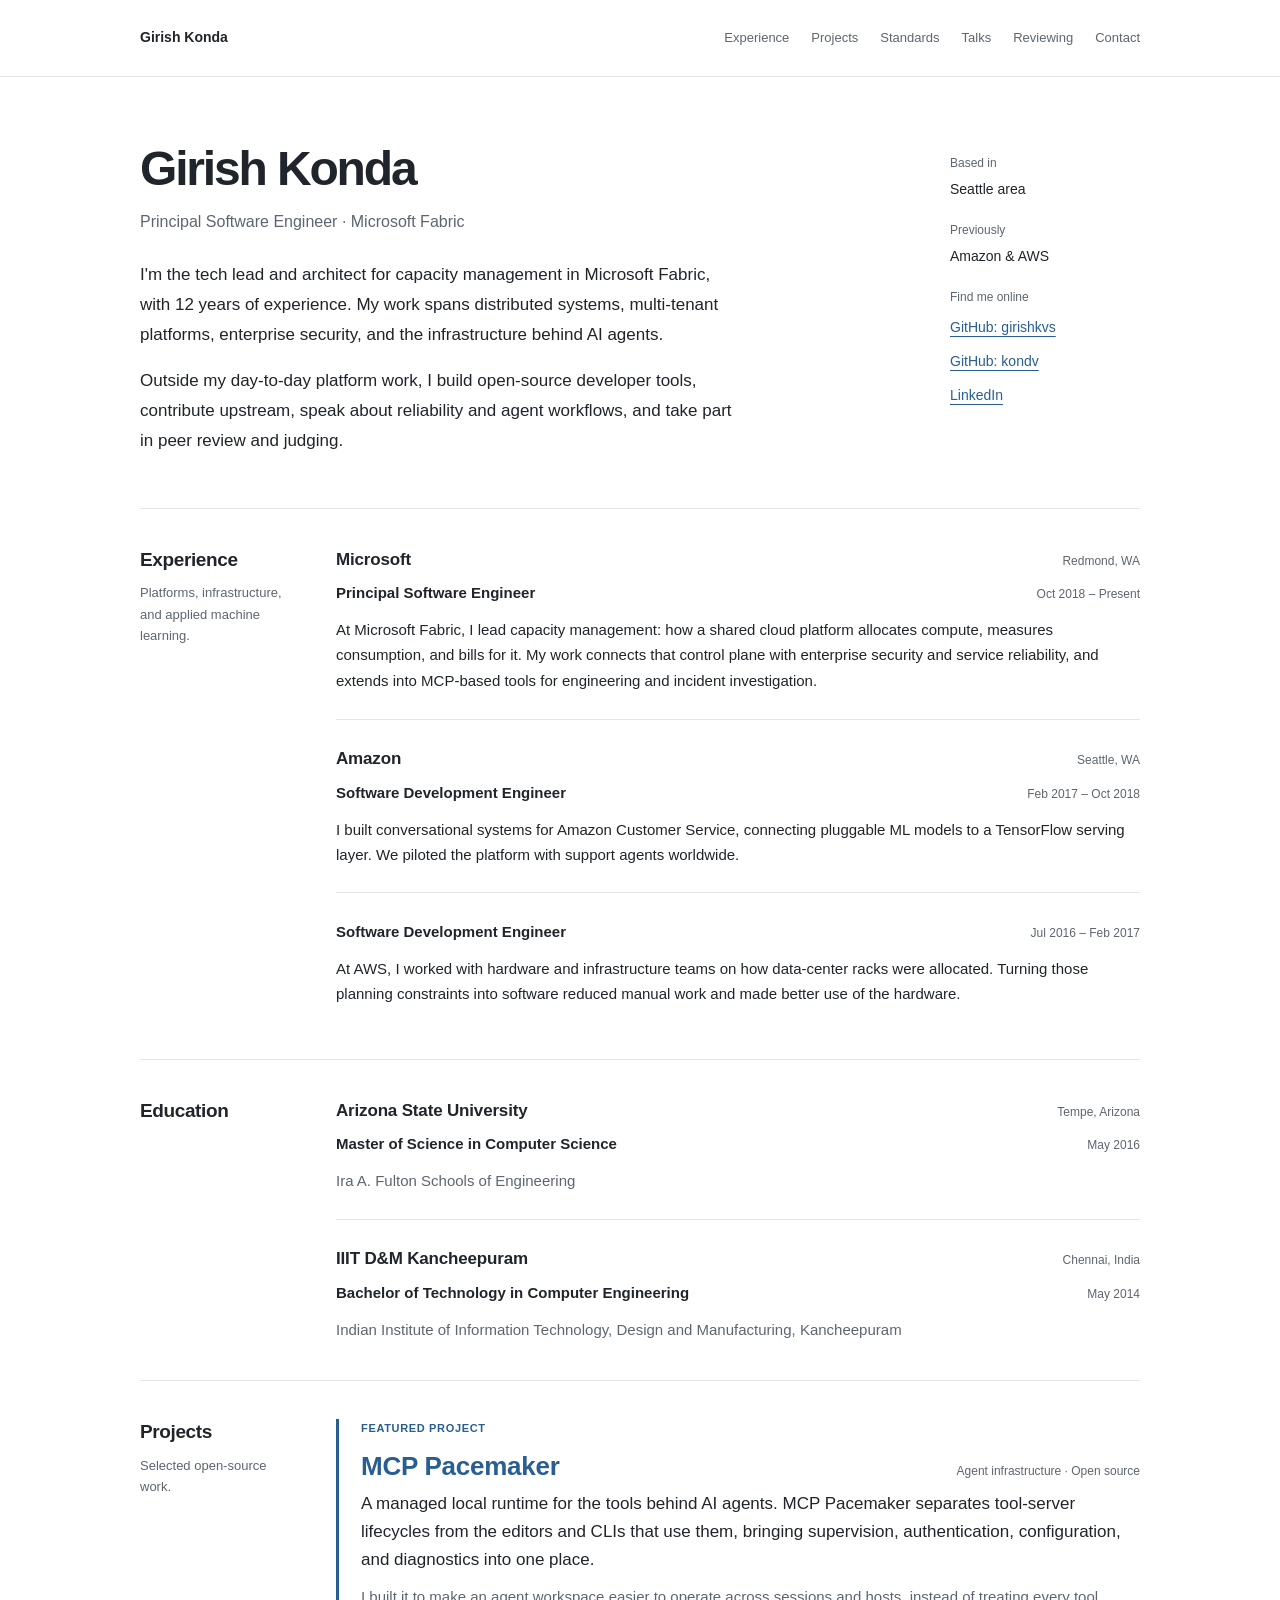
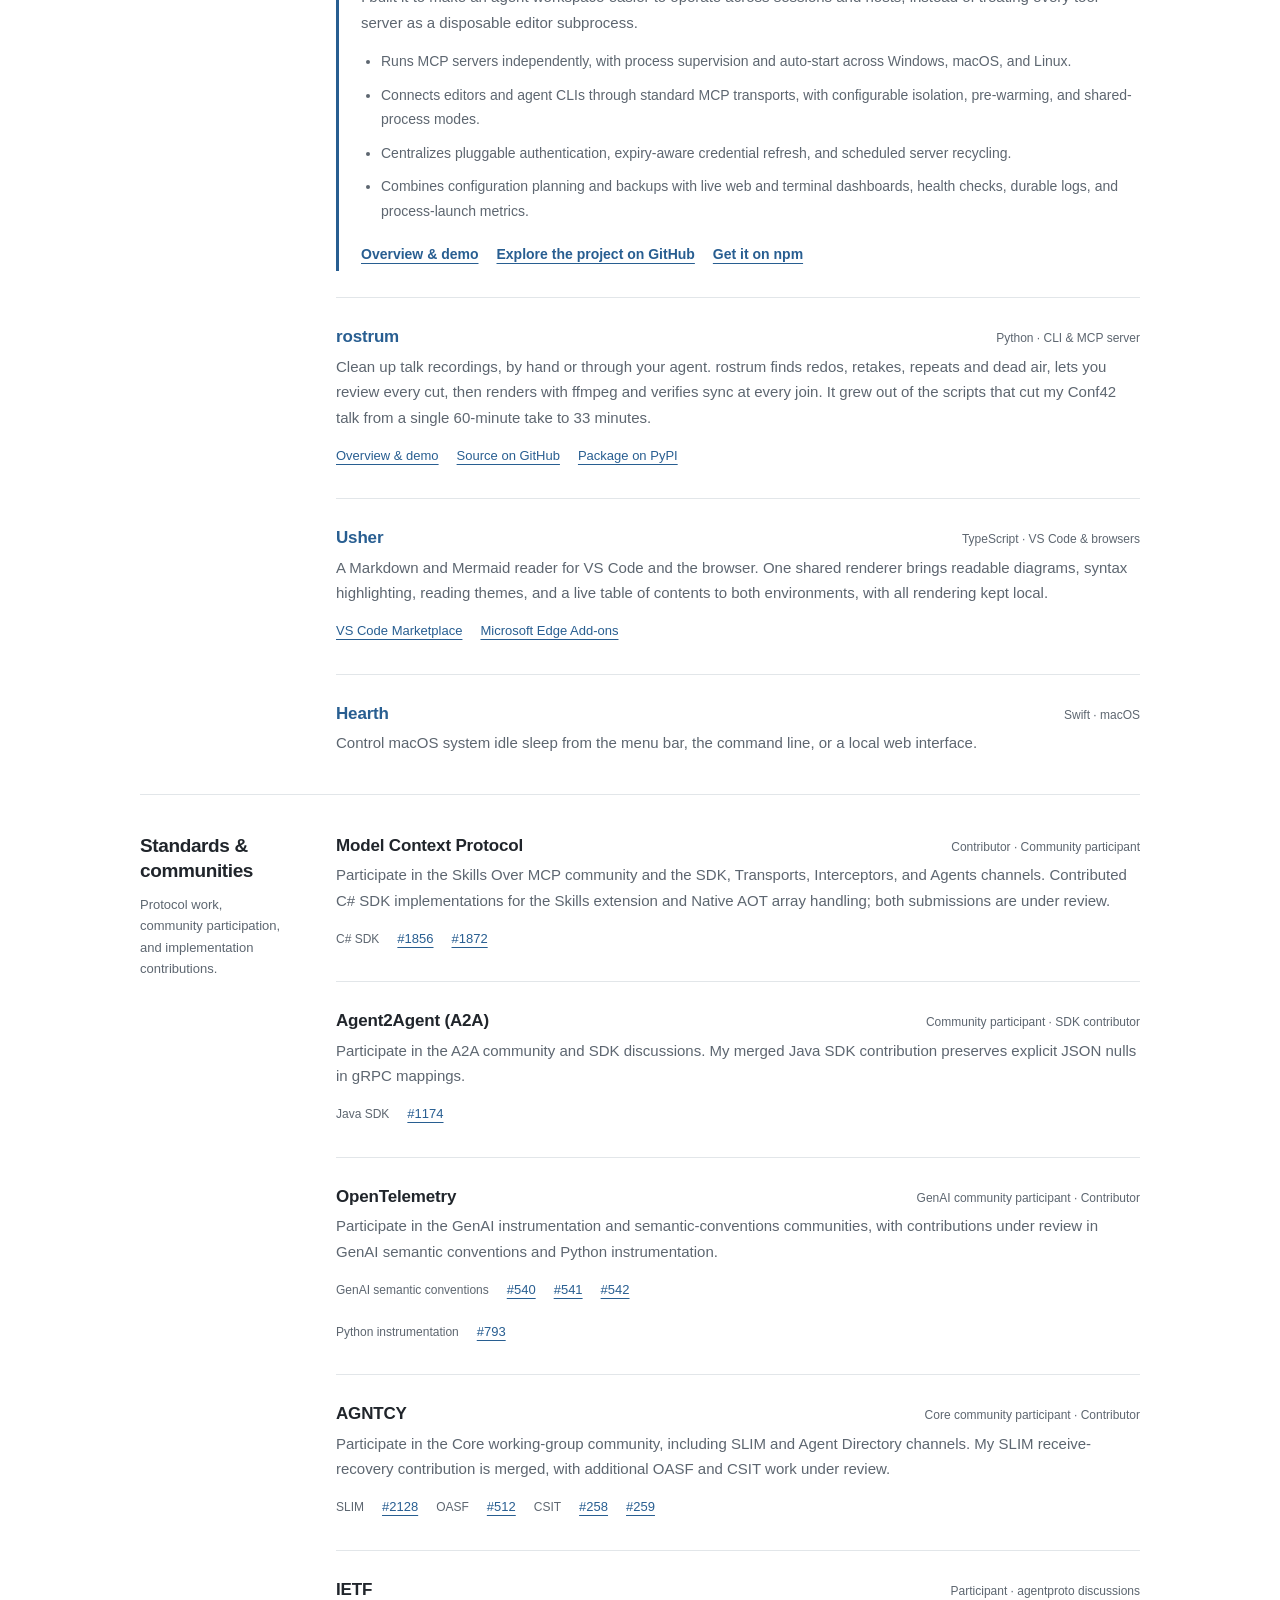
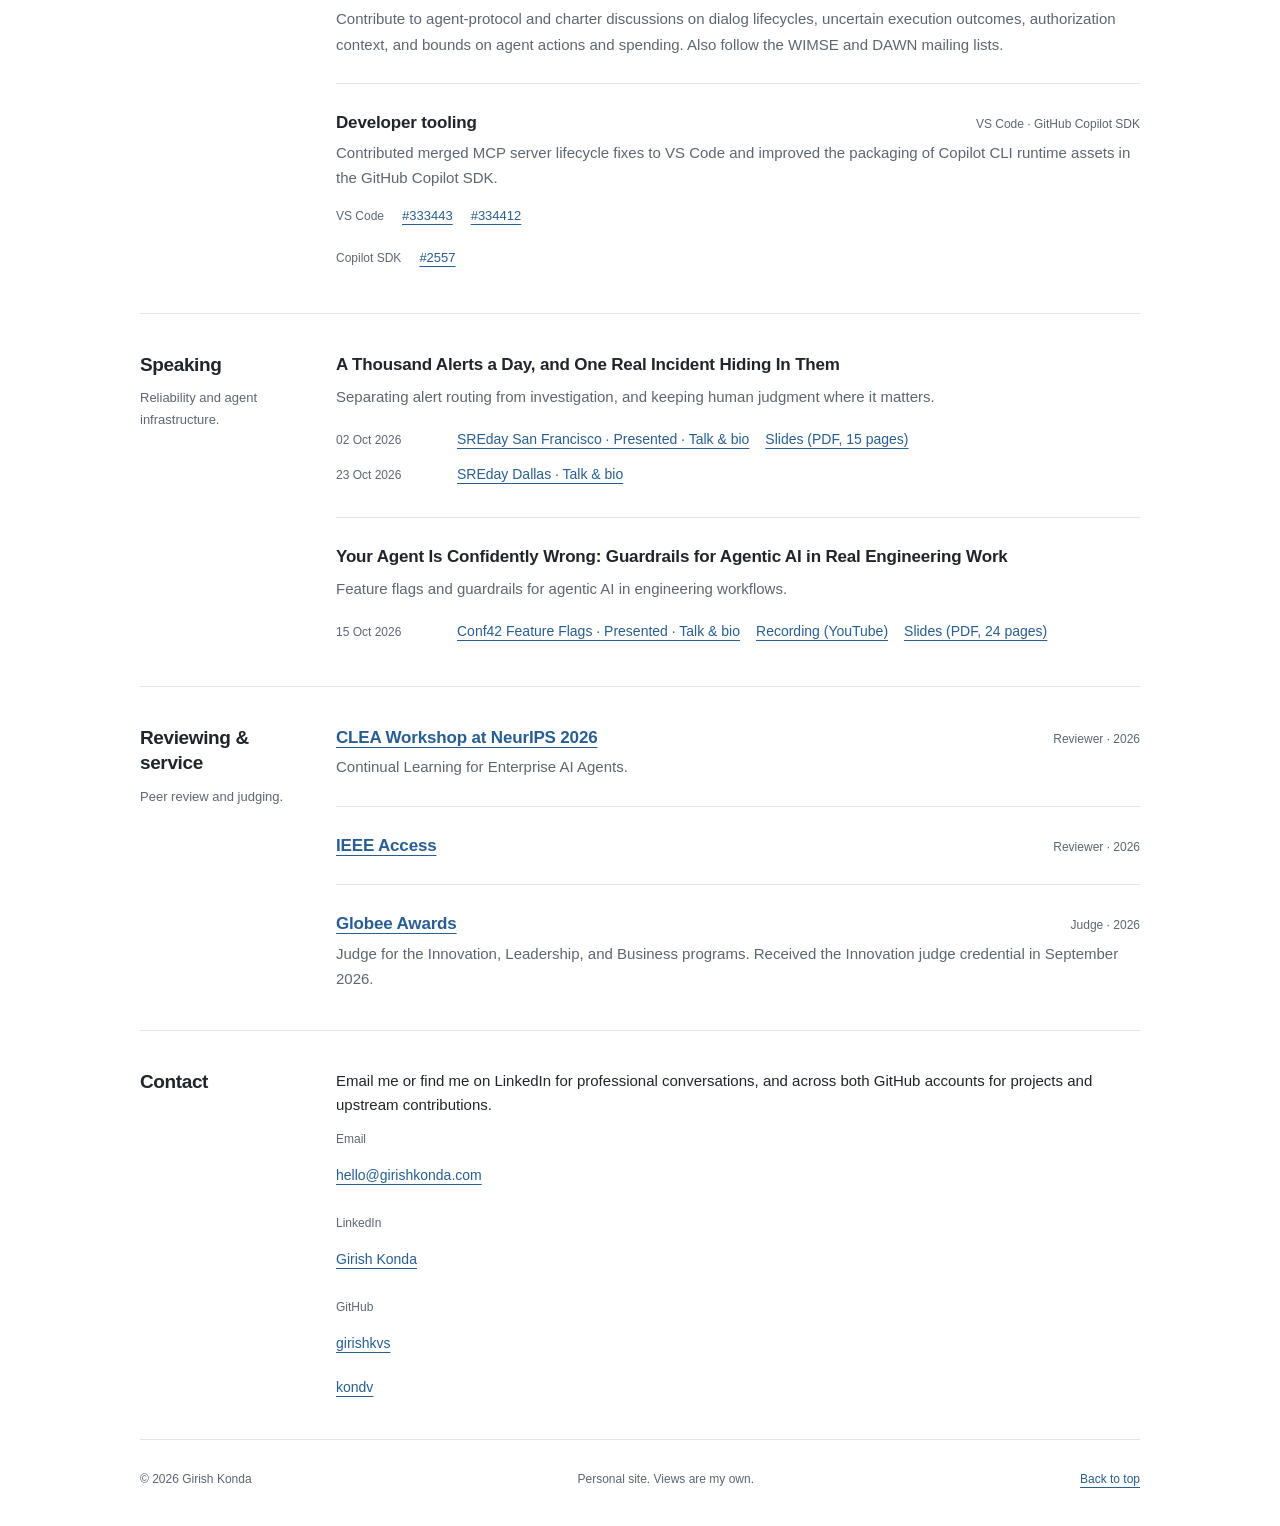
<file: index.html>
<!doctype html>
<html lang="en">
  <head>
    <meta charset="utf-8">
    <meta name="viewport" content="width=device-width, initial-scale=1">
    <meta name="color-scheme" content="light">
    <meta name="theme-color" content="#ffffff">
    <title>Girish Konda | Distributed Systems &amp; Agent Infrastructure</title>
    <meta name="description" content="Girish Konda is a Principal Software Engineer at Microsoft Fabric. Distributed systems, capacity management, reliable agent infrastructure, and open-source tools.">
    <link rel="canonical" href="https://girishkonda.com/">
    <link rel="icon" href="./favicon.svg" type="image/svg+xml">
    <link rel="stylesheet" href="./styles.css">
    <meta property="og:type" content="website">
    <meta property="og:title" content="Girish Konda | Distributed Systems &amp; Agent Infrastructure">
    <meta property="og:description" content="Principal Software Engineer at Microsoft Fabric. Experience, open-source projects, speaking, and community contributions.">
    <meta property="og:url" content="https://girishkonda.com/">
    <meta name="twitter:card" content="summary">
    <script type="application/ld+json">
      {
        "@context": "https://schema.org",
        "@type": "ProfilePage",
        "@id": "https://girishkonda.com/#profile",
        "url": "https://girishkonda.com/",
        "name": "Girish Konda",
        "mainEntity": {
          "@type": "Person",
          "@id": "https://girishkonda.com/#person",
          "name": "Girish Konda",
          "url": "https://girishkonda.com/",
          "jobTitle": "Principal Software Engineer",
          "worksFor": {
            "@type": "Organization",
            "name": "Microsoft"
          },
          "sameAs": [
            "https://github.com/girishkvs",
            "https://github.com/kondv",
            "https://www.linkedin.com/in/venkatasaigirishkonda/"
          ]
        }
      }
    </script>
  </head>
  <body id="top">
    <a class="skip-link" href="#main">Skip to content</a>

    <header class="site-header">
      <div class="page-shell header-inner">
        <a class="brand" href="#about">Girish Konda</a>
        <nav class="site-nav" aria-label="Main navigation">
          <a href="#experience">Experience</a>
          <a href="#work">Projects</a>
          <a href="#standards">Standards</a>
          <a href="#talks">Talks</a>
          <a href="#service">Reviewing</a>
          <a href="#contact">Contact</a>
        </nav>
      </div>
    </header>

    <main class="page-shell" id="main">
      <section class="intro" id="about" aria-labelledby="page-title">
        <div class="intro-copy">
          <h1 id="page-title">Girish Konda</h1>
          <p class="intro-role">Principal Software Engineer &middot; Microsoft Fabric</p>
          <p>
            I'm the tech lead and architect for capacity management in Microsoft
            Fabric, with 12 years of experience. My work spans distributed systems,
            multi-tenant platforms, enterprise security, and the infrastructure
            behind AI agents.
          </p>
          <p>
            Outside my day-to-day platform work, I build open-source developer
            tools, contribute upstream, speak about reliability and agent
            workflows, and take part in peer review and judging.
          </p>
        </div>
        <aside class="profile-details" aria-label="Profile details and links">
          <dl>
            <div><dt>Based in</dt><dd>Seattle area</dd></div>
            <div><dt>Previously</dt><dd>Amazon &amp; AWS</dd></div>
            <div>
              <dt>Find me online</dt>
              <dd class="profile-links">
                <a href="https://github.com/girishkvs">GitHub: girishkvs</a>
                <a href="https://github.com/kondv">GitHub: kondv</a>
                <a href="https://www.linkedin.com/in/venkatasaigirishkonda/">LinkedIn</a>
              </dd>
            </div>
          </dl>
        </aside>
      </section>

      <section class="profile-section" id="experience" aria-labelledby="experience-title">
        <div class="section-label">
          <h2 id="experience-title">Experience</h2>
          <p>Platforms, infrastructure, and applied machine learning.</p>
        </div>
        <div class="section-content">
          <article class="record employment-record">
            <div class="record-heading">
              <h3>Microsoft</h3>
              <span class="record-meta">Redmond, WA</span>
            </div>
            <div class="employment-position">
              <div class="position-heading">
                <h4>Principal Software Engineer</h4>
                <p class="record-period"><time datetime="2018-10">Oct 2018</time> &ndash; Present</p>
              </div>
              <p class="position-summary">
                At Microsoft Fabric, I lead capacity management: how a shared
                cloud platform allocates compute, measures consumption, and
                bills for it. My work connects that control plane with enterprise
                security and service reliability, and extends into MCP-based
                tools for engineering and incident investigation.
              </p>
            </div>
          </article>
          <article class="record employment-record">
            <div class="record-heading">
              <h3>Amazon</h3>
              <span class="record-meta">Seattle, WA</span>
            </div>
            <div class="employment-position">
              <div class="position-heading">
                <h4>Software Development Engineer</h4>
                <p class="record-period"><time datetime="2017-02">Feb 2017</time> &ndash; <time datetime="2018-10">Oct 2018</time></p>
              </div>
              <p class="position-summary">
                I built conversational systems for Amazon Customer Service,
                connecting pluggable ML models to a TensorFlow serving layer.
                We piloted the platform with support agents worldwide.
              </p>
            </div>
            <div class="employment-position">
              <div class="position-heading">
                <h4>Software Development Engineer</h4>
                <p class="record-period"><time datetime="2016-07">Jul 2016</time> &ndash; <time datetime="2017-02">Feb 2017</time></p>
              </div>
              <p class="position-summary">
                At AWS, I worked with hardware and infrastructure teams on how
                data-center racks were allocated. Turning those planning
                constraints into software reduced manual work and made better
                use of the hardware.
              </p>
            </div>
          </article>
        </div>
      </section>

      <section class="profile-section" id="education" aria-labelledby="education-title">
        <div class="section-label">
          <h2 id="education-title">Education</h2>
        </div>
        <div class="section-content">
          <article class="record education-record">
            <div class="record-heading">
              <h3>Arizona State University</h3>
              <span class="record-meta">Tempe, Arizona</span>
            </div>
            <div class="position-heading">
              <h4>Master of Science in Computer Science</h4>
              <p class="record-period"><time datetime="2016-05">May 2016</time></p>
            </div>
            <p>Ira A. Fulton Schools of Engineering</p>
          </article>
          <article class="record education-record">
            <div class="record-heading">
              <h3>IIIT D&amp;M Kancheepuram</h3>
              <span class="record-meta">Chennai, India</span>
            </div>
            <div class="position-heading">
              <h4>Bachelor of Technology in Computer Engineering</h4>
              <p class="record-period"><time datetime="2014-05">May 2014</time></p>
            </div>
            <p>Indian Institute of Information Technology, Design and Manufacturing, Kancheepuram</p>
          </article>
        </div>
      </section>

      <section class="profile-section" id="work" aria-labelledby="work-title">
        <div class="section-label">
          <h2 id="work-title">Projects</h2>
          <p>Selected open-source work.</p>
        </div>
        <div class="section-content">
          <article class="record project-record project-featured">
            <p class="project-kicker">Featured project</p>
            <div class="record-heading">
              <h3><a href="/projects/mcp-pacemaker/">MCP Pacemaker</a></h3>
              <span class="record-meta">Agent infrastructure &middot; Open source</span>
            </div>
            <p class="project-lead">
              A managed local runtime for the tools behind AI agents.
              MCP Pacemaker separates tool-server lifecycles from the editors
              and CLIs that use them, bringing supervision, authentication,
              configuration, and diagnostics into one place.
            </p>
            <p>
              I built it to make an agent workspace easier to operate across
              sessions and hosts, instead of treating every tool server as a
              disposable editor subprocess.
            </p>
            <ul class="detail-list">
              <li>Runs MCP servers independently, with process supervision and auto-start across Windows, macOS, and Linux.</li>
              <li>Connects editors and agent CLIs through standard MCP transports, with configurable isolation, pre-warming, and shared-process modes.</li>
              <li>Centralizes pluggable authentication, expiry-aware credential refresh, and scheduled server recycling.</li>
              <li>Combines configuration planning and backups with live web and terminal dashboards, health checks, durable logs, and process-launch metrics.</li>
            </ul>
            <p class="record-links project-featured-links">
              <a href="/projects/mcp-pacemaker/">Overview &amp; demo</a>
              <a href="https://github.com/girishkvs/mcp-pacemaker">Explore the project on GitHub</a>
              <a href="https://www.npmjs.com/package/mcp-pacemaker">Get it on npm</a>
            </p>
          </article>
          <article class="record project-record">
            <div class="record-heading">
              <h3><a href="/projects/rostrum/">rostrum</a></h3>
              <span class="record-meta">Python &middot; CLI &amp; MCP server</span>
            </div>
            <p>Clean up talk recordings, by hand or through your agent. rostrum finds redos, retakes, repeats and dead air, lets you review every cut, then renders with ffmpeg and verifies sync at every join. It grew out of the scripts that cut my Conf42 talk from a single 60-minute take to 33 minutes.</p>
            <p class="record-links">
              <a href="/projects/rostrum/">Overview &amp; demo</a>
              <a href="https://github.com/girishkvs/rostrum">Source on GitHub</a>
              <a href="https://pypi.org/project/rostrum/">Package on PyPI</a>
            </p>
          </article>
          <article class="record project-record">
            <div class="record-heading">
              <h3><a href="https://github.com/girishkvs/usher">Usher</a></h3>
              <span class="record-meta">TypeScript &middot; VS Code &amp; browsers</span>
            </div>
            <p>A Markdown and Mermaid reader for VS Code and the browser. One shared renderer brings readable diagrams, syntax highlighting, reading themes, and a live table of contents to both environments, with all rendering kept local.</p>
            <p class="record-links">
              <a href="https://marketplace.visualstudio.com/items?itemName=girishkvs.usher">VS Code Marketplace</a>
              <a href="https://microsoftedge.microsoft.com/addons/detail/aeepoobopfolppmebnhihgogcplnfjhe">Microsoft Edge Add-ons</a>
            </p>
          </article>
          <article class="record project-record">
            <div class="record-heading">
              <h3><a href="https://github.com/girishkvs/hearth">Hearth</a></h3>
              <span class="record-meta">Swift &middot; macOS</span>
            </div>
            <p>Control macOS system idle sleep from the menu bar, the command line, or a local web interface.</p>
          </article>
        </div>
      </section>

      <section class="profile-section" id="standards" aria-labelledby="standards-title">
        <div class="section-label">
          <h2 id="standards-title">Standards &amp; communities</h2>
          <p>Protocol work, community participation, and implementation contributions.</p>
        </div>
        <div class="section-content">
          <article class="record">
            <div class="record-heading">
              <h3>Model Context Protocol</h3>
              <span class="record-meta">Contributor &middot; Community participant</span>
            </div>
            <p>
              Participate in the Skills Over MCP community and the SDK,
              Transports, Interceptors, and Agents channels. Contributed C# SDK
              implementations for the Skills extension and Native AOT array
              handling; both submissions are under review.
            </p>
            <p class="record-links">
              <span class="link-label">C# SDK</span>
              <a href="https://github.com/modelcontextprotocol/csharp-sdk/pull/1856" aria-label="MCP C# SDK pull request 1856: Skills extension">#1856</a>
              <a href="https://github.com/modelcontextprotocol/csharp-sdk/pull/1872" aria-label="MCP C# SDK pull request 1872: Native AOT arrays">#1872</a>
            </p>
          </article>
          <article class="record">
            <div class="record-heading">
              <h3>Agent2Agent (A2A)</h3>
              <span class="record-meta">Community participant &middot; SDK contributor</span>
            </div>
            <p>Participate in the A2A community and SDK discussions. My merged Java SDK contribution preserves explicit JSON nulls in gRPC mappings.</p>
            <p class="record-links">
              <span class="link-label">Java SDK</span>
              <a href="https://github.com/a2aproject/a2a-java/pull/1174" aria-label="A2A Java SDK pull request 1174: preserve explicit JSON nulls">#1174</a>
            </p>
          </article>
          <article class="record">
            <div class="record-heading">
              <h3>OpenTelemetry</h3>
              <span class="record-meta">GenAI community participant &middot; Contributor</span>
            </div>
            <p>Participate in the GenAI instrumentation and semantic-conventions communities, with contributions under review in GenAI semantic conventions and Python instrumentation.</p>
            <p class="record-links">
              <span class="link-label">GenAI semantic conventions</span>
              <a href="https://github.com/open-telemetry/semantic-conventions-genai/pull/540" aria-label="OpenTelemetry GenAI semantic conventions pull request 540">#540</a>
              <a href="https://github.com/open-telemetry/semantic-conventions-genai/pull/541" aria-label="OpenTelemetry GenAI semantic conventions pull request 541">#541</a>
              <a href="https://github.com/open-telemetry/semantic-conventions-genai/pull/542" aria-label="OpenTelemetry GenAI semantic conventions pull request 542">#542</a>
            </p>
            <p class="record-links">
              <span class="link-label">Python instrumentation</span>
              <a href="https://github.com/open-telemetry/opentelemetry-python-genai/pull/793" aria-label="OpenTelemetry Python GenAI instrumentation pull request 793">#793</a>
            </p>
          </article>
          <article class="record">
            <div class="record-heading">
              <h3>AGNTCY</h3>
              <span class="record-meta">Core community participant &middot; Contributor</span>
            </div>
            <p>Participate in the Core working-group community, including SLIM and Agent Directory channels. My SLIM receive-recovery contribution is merged, with additional OASF and CSIT work under review.</p>
            <p class="record-links">
              <span class="link-label">SLIM</span>
              <a href="https://github.com/agntcy/slim/pull/2128" aria-label="AGNTCY SLIM pull request 2128: receive recovery">#2128</a>
              <span class="link-label">OASF</span>
              <a href="https://github.com/agntcy/oasf/pull/512" aria-label="AGNTCY OASF pull request 512">#512</a>
              <span class="link-label">CSIT</span>
              <a href="https://github.com/agntcy/csit/pull/258" aria-label="AGNTCY CSIT pull request 258">#258</a>
              <a href="https://github.com/agntcy/csit/pull/259" aria-label="AGNTCY CSIT pull request 259">#259</a>
            </p>
          </article>
          <article class="record">
            <div class="record-heading">
              <h3>IETF</h3>
              <span class="record-meta">Participant &middot; agentproto discussions</span>
            </div>
            <p>Contribute to agent-protocol and charter discussions on dialog lifecycles, uncertain execution outcomes, authorization context, and bounds on agent actions and spending. Also follow the WIMSE and DAWN mailing lists.</p>
          </article>
          <article class="record" id="contributions">
            <div class="record-heading">
              <h3>Developer tooling</h3>
              <span class="record-meta">VS Code &middot; GitHub Copilot SDK</span>
            </div>
            <p>Contributed merged MCP server lifecycle fixes to VS Code and improved the packaging of Copilot CLI runtime assets in the GitHub Copilot SDK.</p>
            <p class="record-links">
              <span class="link-label">VS Code</span>
              <a href="https://github.com/microsoft/vscode/pull/333443" aria-label="VS Code pull request 333443: avoid stopping equivalent MCP servers">#333443</a>
              <a href="https://github.com/microsoft/vscode/pull/334412" aria-label="VS Code pull request 334412: resolve MCP lifecycle IDs">#334412</a>
            </p>
            <p class="record-links">
              <span class="link-label">Copilot SDK</span>
              <a href="https://github.com/github/copilot-sdk/pull/2557" aria-label="GitHub Copilot SDK pull request 2557: package CLI runtime assets">#2557</a>
            </p>
          </article>
        </div>
      </section>

      <section class="profile-section" id="talks" aria-labelledby="talks-title">
        <div class="section-label">
          <h2 id="talks-title">Speaking</h2>
          <p>Reliability and agent infrastructure.</p>
        </div>
        <div class="section-content">
          <article class="record">
            <h3>A Thousand Alerts a Day, and One Real Incident Hiding In Them</h3>
            <p>Separating alert routing from investigation, and keeping human judgment where it matters.</p>
            <ul class="event-list" aria-label="Confirmed SREday appearances">
              <li id="sreday-sf-2026-10-02">
                <time datetime="2026-10-02">02 Oct 2026</time>
                <div class="event-links">
                  <a href="https://sreday.com/2026-san-francisco-q4/Girish_Konda_Microsoft_A_Thousand_Alerts_a_Day__and_One_Real_Incident_Hiding_In_Them.html#speakers-section">SREday San Francisco &middot; Presented &middot; Talk &amp; bio</a>
                  <a href="/talks/sreday-san-francisco-2026-10-02.pdf" type="application/pdf">Slides (PDF, 15 pages)</a>
                </div>
              </li>
              <li><time datetime="2026-10-23">23 Oct 2026</time><a href="https://sreday.com/2026-dallas-q4/Girish_Konda_Microsoft_A_Thousand_Alerts_a_Day__and_One_Real_Incident_Hiding_In_Them.html#speakers-section">SREday Dallas &middot; Talk &amp; bio</a></li>
            </ul>
          </article>
          <article class="record">
            <h3>Your Agent Is Confidently Wrong: Guardrails for Agentic AI in Real Engineering Work</h3>
            <p>Feature flags and guardrails for agentic AI in engineering workflows.</p>
            <ul class="event-list" aria-label="Confirmed Conf42 appearance">
              <li id="conf42-ff-2026-10-15">
                <time datetime="2026-10-15">15 Oct 2026</time>
                <div class="event-links">
                  <a href="https://www.conf42.com/Feature_Flags_2026_Girish_Konda_agent_guardrails_ai">Conf42 Feature Flags &middot; Presented &middot; Talk &amp; bio</a>
                  <a href="https://www.youtube.com/watch?v=9VbGcnTuUCk">Recording (YouTube)</a>
                  <a href="/talks/conf42-feature-flags-2026-10-15.pdf" type="application/pdf">Slides (PDF, 24 pages)</a>
                </div>
              </li>
            </ul>
          </article>
        </div>
      </section>

      <section class="profile-section" id="service" aria-labelledby="service-title">
        <div class="section-label">
          <h2 id="service-title">Reviewing &amp; service</h2>
          <p>Peer review and judging.</p>
        </div>
        <div class="section-content">
          <article class="record">
            <div class="record-heading">
              <h3><a href="https://clea-neurips.github.io/">CLEA Workshop at NeurIPS 2026</a></h3>
              <span class="record-meta">Reviewer &middot; 2026</span>
            </div>
            <p>Continual Learning for Enterprise AI Agents.</p>
          </article>
          <article class="record">
            <div class="record-heading">
              <h3><a href="https://ieeeaccess.ieee.org/">IEEE Access</a></h3>
              <span class="record-meta">Reviewer &middot; 2026</span>
            </div>
          </article>
          <article class="record">
            <div class="record-heading">
              <h3><a href="https://globeeawards.com/">Globee Awards</a></h3>
              <span class="record-meta">Judge &middot; 2026</span>
            </div>
            <p>Judge for the Innovation, Leadership, and Business programs. Received the Innovation judge credential in September 2026.</p>
          </article>
        </div>
      </section>

      <section class="profile-section contact-section" id="contact" aria-labelledby="contact-title">
        <div class="section-label">
          <h2 id="contact-title">Contact</h2>
        </div>
        <div class="section-content">
          <p>Email me or find me on LinkedIn for professional conversations, and across both GitHub accounts for projects and upstream contributions.</p>
          <dl class="contact-links">
            <div class="contact-group">
              <dt>Email</dt>
              <dd><a href="mailto:hello@girishkonda.com">hello@girishkonda.com</a></dd>
            </div>
            <div class="contact-group">
              <dt>LinkedIn</dt>
              <dd><a href="https://www.linkedin.com/in/venkatasaigirishkonda/" aria-label="Girish Konda on LinkedIn">Girish Konda</a></dd>
            </div>
            <div class="contact-group">
              <dt>GitHub</dt>
              <dd>
                <a href="https://github.com/girishkvs" aria-label="GitHub: girishkvs">girishkvs</a>
                <a href="https://github.com/kondv" aria-label="GitHub: kondv">kondv</a>
              </dd>
            </div>
          </dl>
        </div>
      </section>
    </main>

    <footer class="site-footer page-shell">
      <span>&copy; 2026 Girish Konda</span>
      <p>Personal site. Views are my own.</p>
      <a href="#top">Back to top</a>
    </footer>
    <script
      type="module"
      src="https://static.cloudflareinsights.com/beacon.min.js"
      data-cf-beacon='{"token": "c5b5879d4c044da8b5dd882e88ac175a"}'
    ></script>
  </body>
</html>
</file>
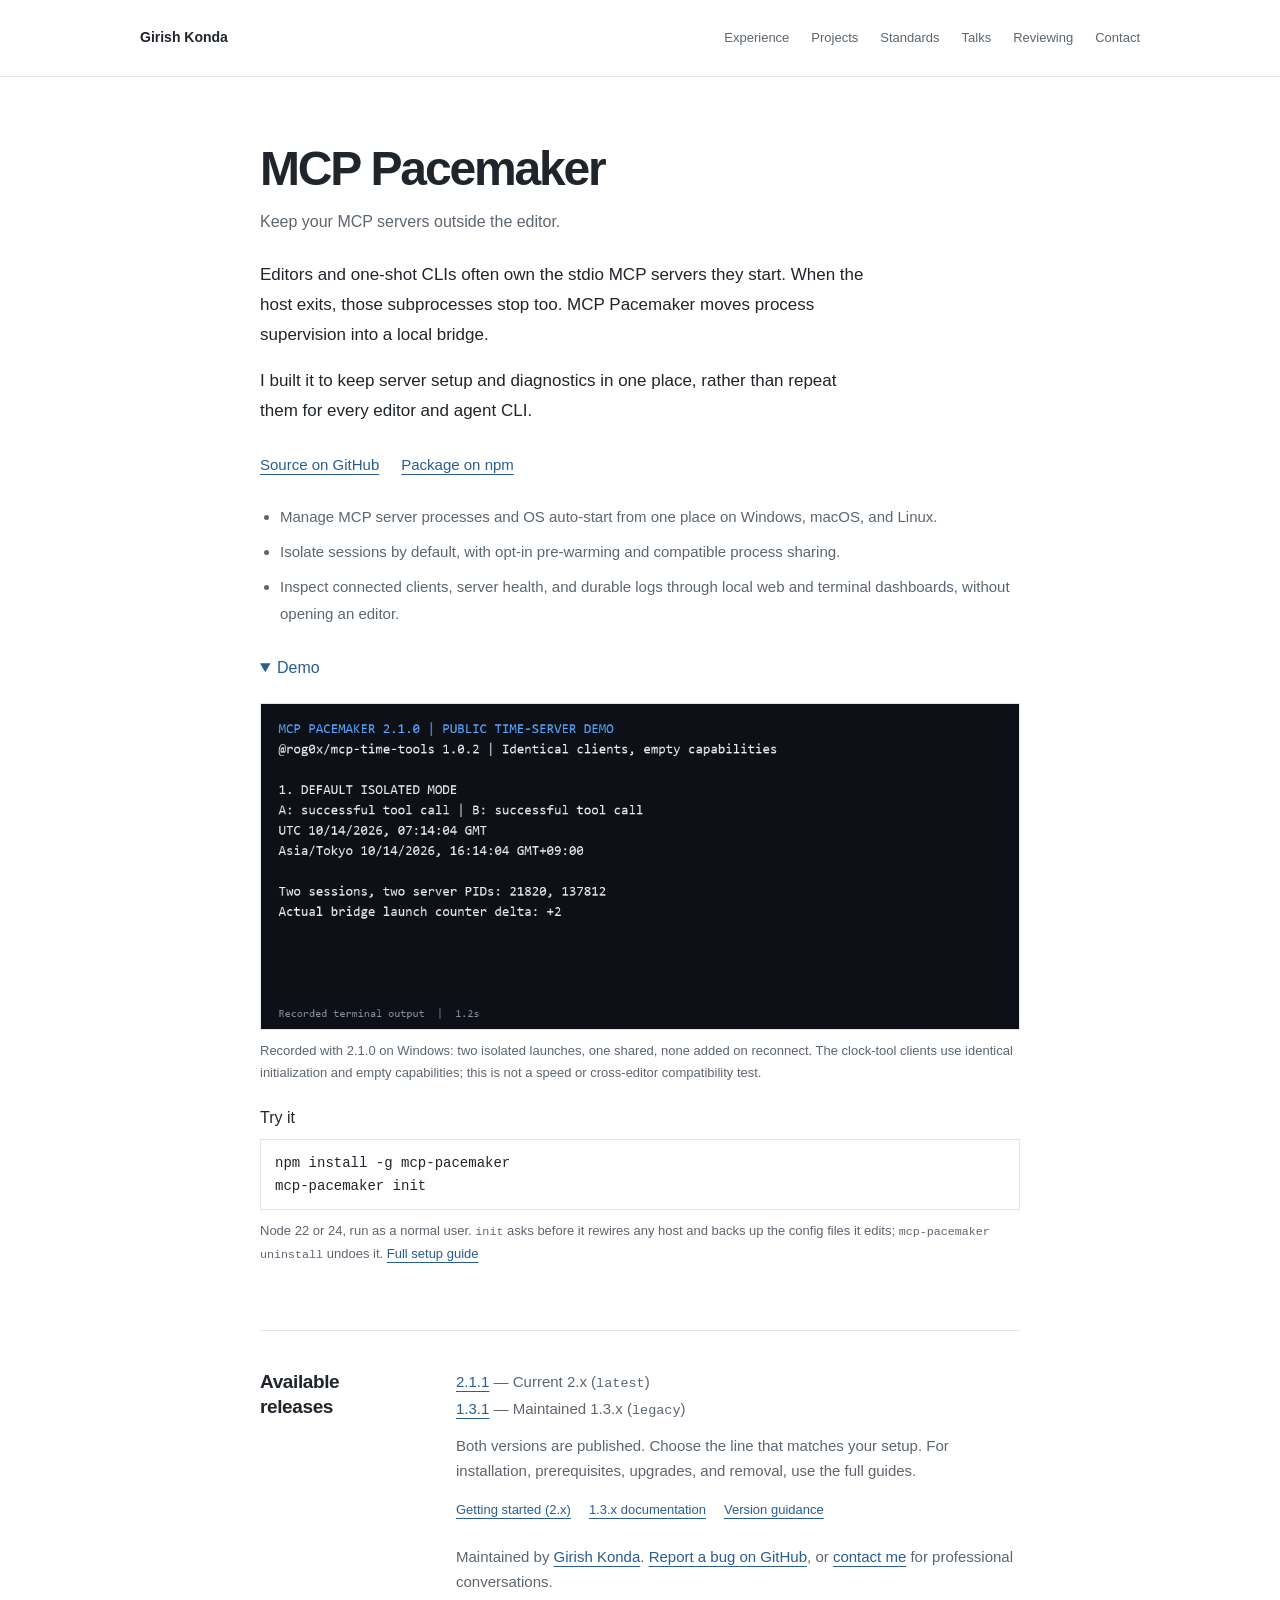
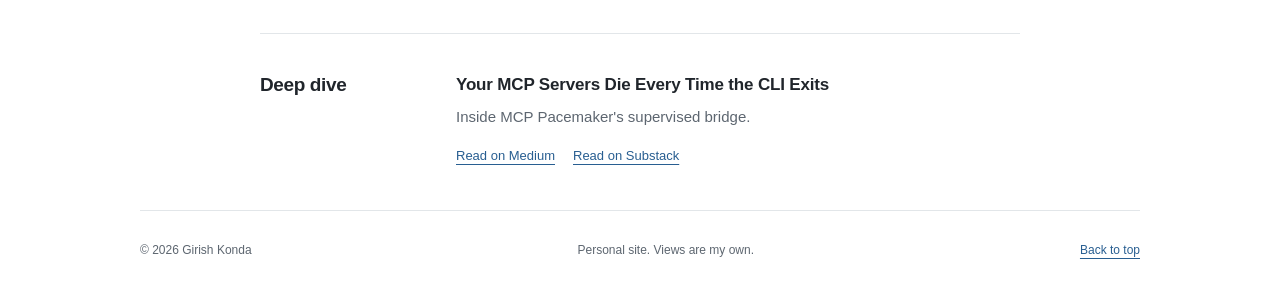
<file: projects/mcp-pacemaker/index.html>
<!doctype html>
<html lang="en">
  <head>
    <meta charset="utf-8">
    <meta name="viewport" content="width=device-width, initial-scale=1">
    <meta name="color-scheme" content="light">
    <meta name="theme-color" content="#ffffff">
    <title>MCP Pacemaker | Girish Konda</title>
    <meta name="description" content="MCP Pacemaker manages local MCP server processes outside your editor or CLI. See the demo, current 2.1.1 and maintained 1.3.1 releases, and full documentation.">
    <meta name="author" content="Girish Konda">
    <link rel="canonical" href="https://girishkonda.com/projects/mcp-pacemaker/">
    <link rel="icon" href="/favicon.svg" type="image/svg+xml">
    <link rel="stylesheet" href="/styles.css">
    <meta property="og:type" content="website">
    <meta property="og:title" content="MCP Pacemaker | Girish Konda">
    <meta property="og:description" content="Local process supervision for MCP servers. A short overview, a 2.1.0 demo, and links to the current 2.x and maintained 1.3.x releases.">
    <meta property="og:url" content="https://girishkonda.com/projects/mcp-pacemaker/">
    <meta property="og:site_name" content="Girish Konda">
    <meta name="twitter:card" content="summary">
  </head>
  <body class="project-page" id="top">
    <a class="skip-link" href="#main">Skip to content</a>

    <header class="site-header">
      <div class="page-shell header-inner">
        <a class="brand" href="/#about">Girish Konda</a>
        <nav class="site-nav" aria-label="Main navigation">
          <a href="/#experience">Experience</a>
          <a href="/#work">Projects</a>
          <a href="/#standards">Standards</a>
          <a href="/#talks">Talks</a>
          <a href="/#service">Reviewing</a>
          <a href="/#contact">Contact</a>
        </nav>
      </div>
    </header>

    <main class="page-shell" id="main">
      <section class="intro" aria-labelledby="page-title">
        <div class="intro-copy">
          <h1 id="page-title">MCP Pacemaker</h1>
          <p class="intro-role">Keep your MCP servers outside the editor.</p>
          <p>
            Editors and one-shot CLIs often own the stdio MCP servers they
            start. When the host exits, those subprocesses stop too.
            MCP Pacemaker moves process supervision into a local bridge.
          </p>
          <p>
            I built it to keep server setup and diagnostics in one place,
            rather than repeat them for every editor and agent CLI.
          </p>
          <p class="intro-links">
            <a href="https://github.com/girishkvs/mcp-pacemaker">Source on GitHub</a>
            <a href="https://www.npmjs.com/package/mcp-pacemaker">Package on npm</a>
          </p>
          <ul class="detail-list" id="benefits">
            <li>Manage MCP server processes and OS auto-start from one place on Windows, macOS, and Linux.</li>
            <li>Isolate sessions by default, with opt-in pre-warming and compatible process sharing.</li>
            <li>Inspect connected clients, server health, and durable logs through local web and terminal dashboards, without opening an editor.</li>
          </ul>
          <details class="demo-recording" open>
            <summary>Demo</summary>
            <figure>
              <img src="./demo-2.1.0.gif" width="1120" height="480" loading="lazy" alt="Clock-tool recording: two isolated launches, one shared launch, none added on reconnect.">
              <figcaption>
                Recorded with 2.1.0 on Windows: two isolated launches, one
                shared, none added on reconnect. The clock-tool clients use
                identical initialization and empty capabilities; this is not
                a speed or cross-editor compatibility test.
              </figcaption>
            </figure>
          </details>
          <div class="try-it">
            <p class="try-it-label">Try it</p>
            <pre><code>npm install -g mcp-pacemaker
mcp-pacemaker init</code></pre>
            <p>
              Node 22 or 24, run as a normal user. <code>init</code> asks before
              it rewires any host and backs up the config files it edits;
              <code>mcp-pacemaker uninstall</code> undoes it.
              <a href="https://github.com/girishkvs/mcp-pacemaker#quick-start">Full setup guide</a>
            </p>
          </div>
        </div>
      </section>

      <section class="profile-section" id="releases" aria-labelledby="releases-title">
        <div class="section-label">
          <h2 id="releases-title">Available releases</h2>
        </div>
        <div class="section-content">
          <article class="record">
            <p>
              <a href="https://www.npmjs.com/package/mcp-pacemaker/v/2.1.1">2.1.1</a> &mdash; Current 2.x (<code>latest</code>)<br>
              <a href="https://www.npmjs.com/package/mcp-pacemaker/v/1.3.1">1.3.1</a> &mdash; Maintained 1.3.x (<code>legacy</code>)
            </p>
            <p>
              Both versions are published. Choose the line that matches your
              setup. For installation, prerequisites, upgrades, and removal,
              use the full guides.
            </p>
            <p class="record-links">
              <a href="https://github.com/girishkvs/mcp-pacemaker#quick-start">Getting started (2.x)</a>
              <a href="https://github.com/girishkvs/mcp-pacemaker/blob/v1.3.1/README.md">1.3.x documentation</a>
              <a href="https://github.com/girishkvs/mcp-pacemaker/blob/main/docs/compatibility.md">Version guidance</a>
            </p>
            <p>
              Maintained by <a href="/#about">Girish Konda</a>.
              <a href="https://github.com/girishkvs/mcp-pacemaker/issues">Report a bug on GitHub</a>,
              or <a href="/#contact">contact me</a> for professional conversations.
            </p>
          </article>
        </div>
      </section>

      <section class="profile-section" id="deep-dive" aria-labelledby="deep-dive-title">
        <div class="section-label">
          <h2 id="deep-dive-title">Deep dive</h2>
        </div>
        <div class="section-content">
          <article class="record">
            <h3>Your MCP Servers Die Every Time the CLI Exits</h3>
            <p>Inside MCP Pacemaker's supervised bridge.</p>
            <p class="record-links">
              <a href="https://medium.com/@girish.sai1/your-mcp-servers-die-every-time-the-cli-exits-af91aa63244e">Read on Medium</a>
              <a href="https://girishkonda.substack.com/p/your-mcp-servers-die-every-time-the">Read on Substack</a>
            </p>
          </article>
        </div>
      </section>
    </main>

    <footer class="site-footer page-shell">
      <span>&copy; 2026 Girish Konda</span>
      <p>Personal site. Views are my own.</p>
      <a href="#top">Back to top</a>
    </footer>
    <script
      type="module"
      src="https://static.cloudflareinsights.com/beacon.min.js"
      data-cf-beacon='{"token": "c5b5879d4c044da8b5dd882e88ac175a"}'
    ></script>
  </body>
</html>
</file>
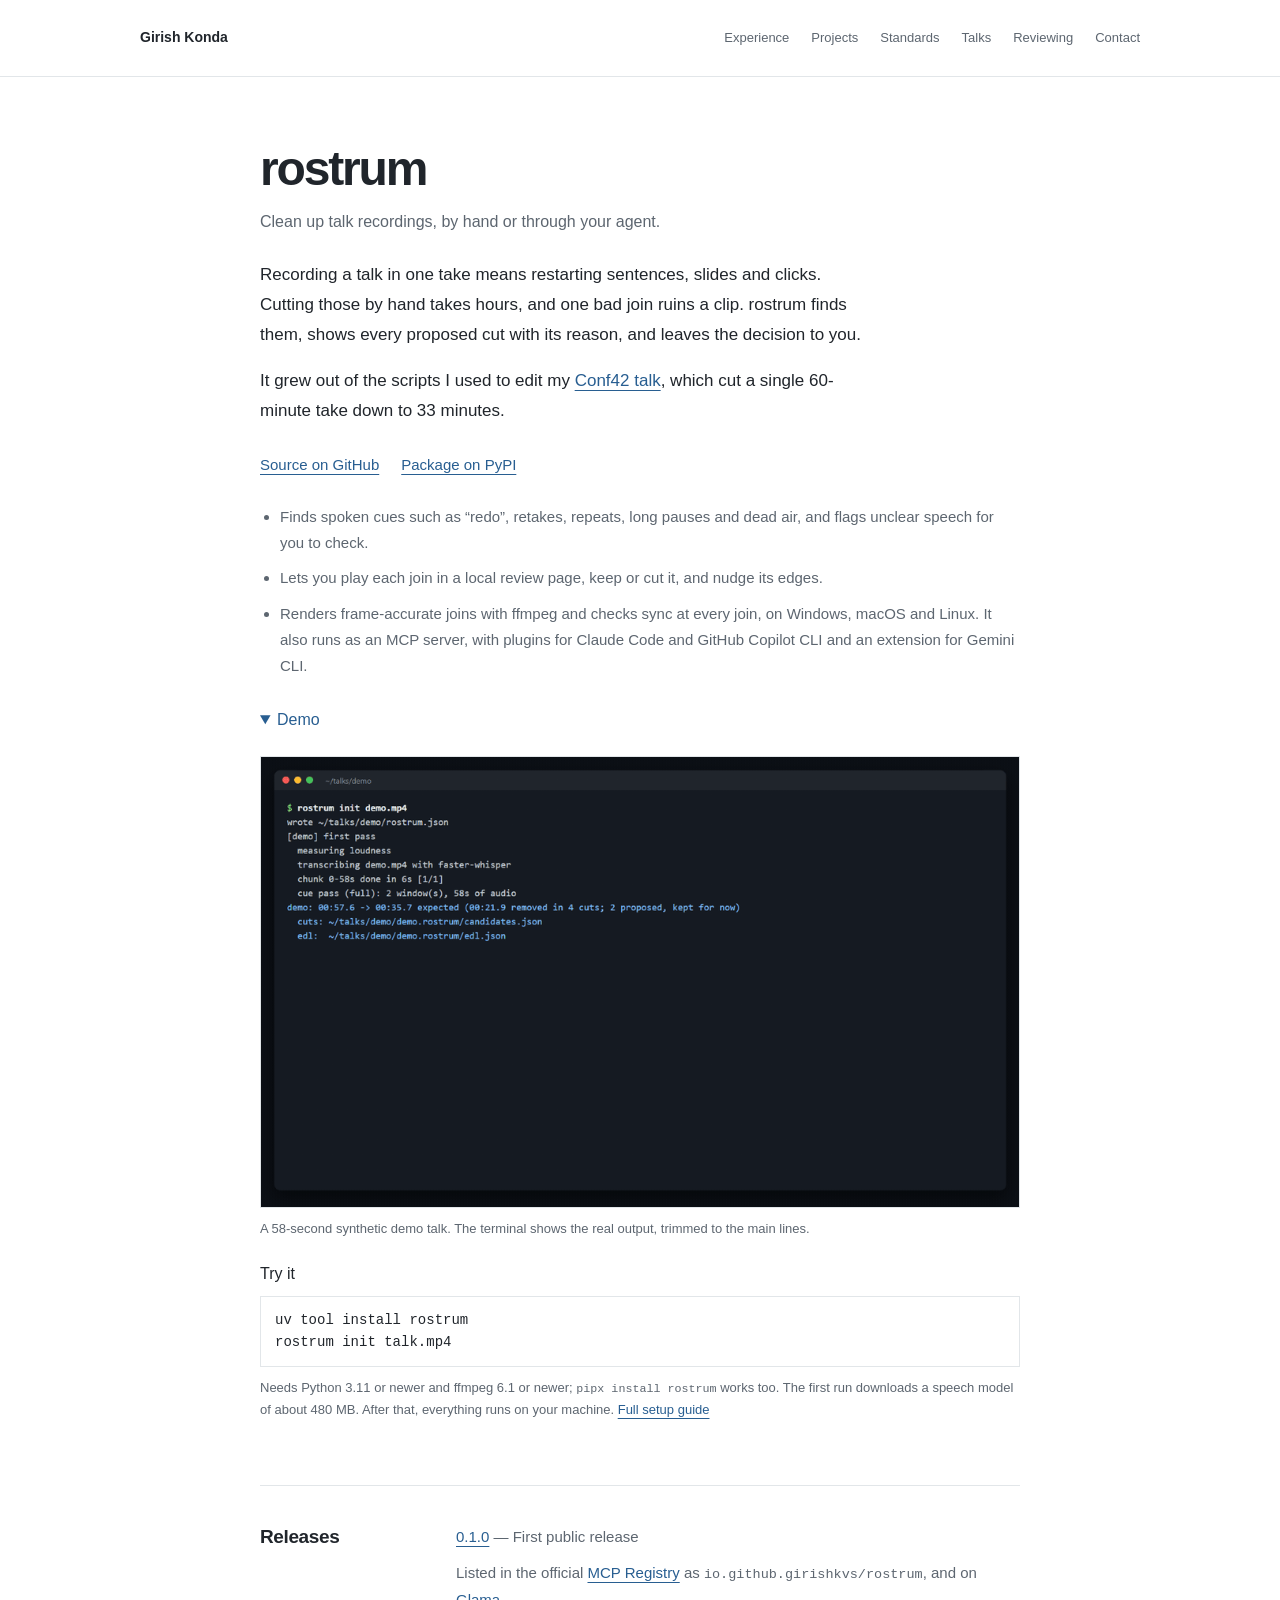
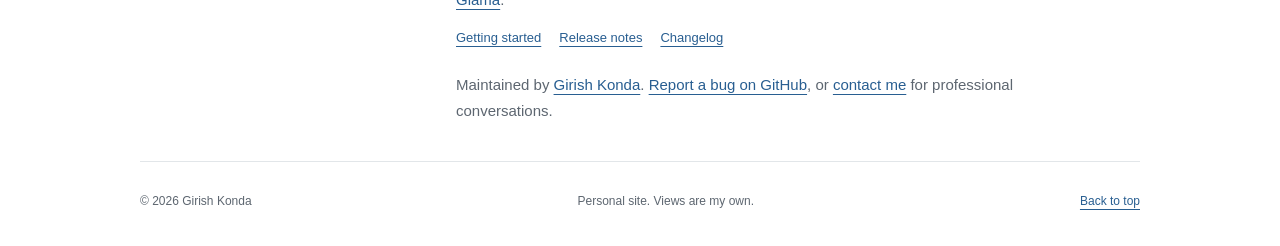
<file: projects/rostrum/index.html>
<!doctype html>
<html lang="en">
  <head>
    <meta charset="utf-8">
    <meta name="viewport" content="width=device-width, initial-scale=1">
    <meta name="color-scheme" content="light">
    <meta name="theme-color" content="#ffffff">
    <title>rostrum | Girish Konda</title>
    <meta name="description" content="rostrum cleans up talk recordings: it finds redos, retakes, repeats and dead air, lets you review every cut, then renders with ffmpeg and verifies the result. See the demo, install steps and the 0.1.0 release.">
    <meta name="author" content="Girish Konda">
    <link rel="canonical" href="https://girishkonda.com/projects/rostrum/">
    <link rel="icon" href="/favicon.svg" type="image/svg+xml">
    <link rel="stylesheet" href="/styles.css">
    <meta property="og:type" content="website">
    <meta property="og:title" content="rostrum | Girish Konda">
    <meta property="og:description" content="Clean up talk recordings, by hand or through your agent. A short overview, a demo, and the 0.1.0 release.">
    <meta property="og:url" content="https://girishkonda.com/projects/rostrum/">
    <meta property="og:site_name" content="Girish Konda">
    <meta name="twitter:card" content="summary">
  </head>
  <body class="project-page" id="top">
    <a class="skip-link" href="#main">Skip to content</a>

    <header class="site-header">
      <div class="page-shell header-inner">
        <a class="brand" href="/#about">Girish Konda</a>
        <nav class="site-nav" aria-label="Main navigation">
          <a href="/#experience">Experience</a>
          <a href="/#work">Projects</a>
          <a href="/#standards">Standards</a>
          <a href="/#talks">Talks</a>
          <a href="/#service">Reviewing</a>
          <a href="/#contact">Contact</a>
        </nav>
      </div>
    </header>

    <main class="page-shell" id="main">
      <section class="intro" aria-labelledby="page-title">
        <div class="intro-copy">
          <h1 id="page-title">rostrum</h1>
          <p class="intro-role">Clean up talk recordings, by hand or through your agent.</p>
          <p>
            Recording a talk in one take means restarting sentences, slides
            and clicks. Cutting those by hand takes hours, and one bad join
            ruins a clip. rostrum finds them, shows every proposed cut with
            its reason, and leaves the decision to you.
          </p>
          <p>
            It grew out of the scripts I used to edit my
            <a href="https://www.youtube.com/watch?v=9VbGcnTuUCk">Conf42 talk</a>,
            which cut a single 60-minute take down to 33 minutes.
          </p>
          <p class="intro-links">
            <a href="https://github.com/girishkvs/rostrum">Source on GitHub</a>
            <a href="https://pypi.org/project/rostrum/">Package on PyPI</a>
          </p>
          <ul class="detail-list" id="benefits">
            <li>Finds spoken cues such as &ldquo;redo&rdquo;, retakes, repeats, long pauses and dead air, and flags unclear speech for you to check.</li>
            <li>Lets you play each join in a local review page, keep or cut it, and nudge its edges.</li>
            <li>Renders frame-accurate joins with ffmpeg and checks sync at every join, on Windows, macOS and Linux. It also runs as an MCP server, with plugins for Claude Code and GitHub Copilot CLI and an extension for Gemini CLI.</li>
          </ul>
          <details class="demo-recording" open>
            <summary>Demo</summary>
            <figure>
              <img src="./demo-0.1.0.gif" width="960" height="570" loading="lazy" alt="rostrum on a short demo talk: init finds the cuts, the review page adjusts one, then import, render and verify.">
              <figcaption>
                A 58-second synthetic demo talk. The terminal shows the real
                output, trimmed to the main lines.
              </figcaption>
            </figure>
          </details>
          <div class="try-it">
            <p class="try-it-label">Try it</p>
            <pre><code>uv tool install rostrum
rostrum init talk.mp4</code></pre>
            <p>
              Needs Python 3.11 or newer and ffmpeg 6.1 or newer;
              <code>pipx install rostrum</code> works too. The first run
              downloads a speech model of about 480 MB. After that,
              everything runs on your machine.
              <a href="https://github.com/girishkvs/rostrum#quick-start">Full setup guide</a>
            </p>
          </div>
        </div>
      </section>

      <section class="profile-section" id="releases" aria-labelledby="releases-title">
        <div class="section-label">
          <h2 id="releases-title">Releases</h2>
        </div>
        <div class="section-content">
          <article class="record">
            <p>
              <a href="https://pypi.org/project/rostrum/0.1.0/">0.1.0</a> &mdash; First public release
            </p>
            <p>
              Listed in the official
              <a href="https://registry.modelcontextprotocol.io/v0.1/servers?search=io.github.girishkvs/rostrum">MCP Registry</a>
              as <code>io.github.girishkvs/rostrum</code>, and on
              <a href="https://glama.ai/mcp/servers/girishkvs/rostrum">Glama</a>.
            </p>
            <p class="record-links">
              <a href="https://github.com/girishkvs/rostrum#quick-start">Getting started</a>
              <a href="https://github.com/girishkvs/rostrum/releases/tag/v0.1.0">Release notes</a>
              <a href="https://github.com/girishkvs/rostrum/blob/main/CHANGELOG.md">Changelog</a>
            </p>
            <p>
              Maintained by <a href="/#about">Girish Konda</a>.
              <a href="https://github.com/girishkvs/rostrum/issues">Report a bug on GitHub</a>,
              or <a href="/#contact">contact me</a> for professional conversations.
            </p>
          </article>
        </div>
      </section>
    </main>

    <footer class="site-footer page-shell">
      <span>&copy; 2026 Girish Konda</span>
      <p>Personal site. Views are my own.</p>
      <a href="#top">Back to top</a>
    </footer>
    <script
      type="module"
      src="https://static.cloudflareinsights.com/beacon.min.js"
      data-cf-beacon='{"token": "c5b5879d4c044da8b5dd882e88ac175a"}'
    ></script>
  </body>
</html>
</file>
<file: styles.css>
:root {
  --paper: #ffffff;
  --ink: #20252b;
  --muted: #5d6670;
  --line: #e2e6e9;
  --accent: #285e91;
  --mono: "Cascadia Code", "SFMono-Regular", Consolas, monospace;
}

* { box-sizing: border-box; }

html {
  scroll-behavior: smooth;
  scroll-padding-top: 24px;
}

body {
  margin: 0;
  background: var(--paper);
  color: var(--ink);
  font-family: "Segoe UI", -apple-system, BlinkMacSystemFont, Arial, sans-serif;
  font-size: 16px;
  line-height: 1.65;
  -webkit-font-smoothing: antialiased;
}

::selection { background: #dcecf8; color: #20252b; }

a {
  color: var(--accent);
  text-decoration-thickness: 1px;
  text-underline-offset: 4px;
}

a:hover { color: #173e63; }

a:focus-visible {
  outline: 3px solid #285e91;
  outline-offset: 5px;
  border-radius: 3px;
}

h1, h2, h3, h4, p { margin-top: 0; }

h1, h2, h3 {
  line-height: 1.35;
  letter-spacing: -0.025em;
  font-weight: 650;
}

.page-shell {
  width: min(1000px, calc(100% - 80px));
  margin-inline: auto;
}

.skip-link {
  position: fixed;
  top: 12px;
  left: 12px;
  z-index: 10;
  padding: 12px 20px;
  transform: translateY(-160%);
  background: var(--ink);
  color: white;
}

.skip-link:focus { transform: translateY(0); }

.site-header {
  border-bottom: 1px solid var(--line);
}

.header-inner {
  display: flex;
  align-items: center;
  justify-content: space-between;
  min-height: 76px;
  gap: 24px;
}

.brand {
  display: inline-flex;
  align-items: center;
  min-height: 44px;
  color: var(--ink);
  font-size: 14px;
  font-weight: 650;
  text-decoration: none;
  white-space: nowrap;
}

.site-nav {
  display: flex;
  align-items: center;
  flex-wrap: wrap;
  gap: 4px 22px;
  font-size: 13px;
}

.site-nav a {
  display: inline-flex;
  align-items: center;
  min-height: 44px;
  color: var(--muted);
  text-decoration: none;
}

.site-nav a:hover { color: var(--accent); }

.intro {
  display: grid;
  grid-template-columns: minmax(0, 1fr) 190px;
  align-items: start;
  gap: 64px;
  padding-block: 64px 52px;
}

h1 {
  margin-bottom: 12px;
  font-size: clamp(36px, 4.2vw, 48px);
  letter-spacing: -0.045em;
  line-height: 1.15;
}

.intro-copy > p {
  max-width: 64ch;
  margin-bottom: 17px;
  font-size: 17px;
  line-height: 1.75;
}

.intro-copy .intro-role {
  margin-bottom: 24px;
  color: var(--muted);
  font-size: 16px;
}

.intro-copy > p:last-child { margin-bottom: 0; }

.profile-details {
  padding-top: 13px;
  font-size: 14px;
}

.profile-details dl { margin: 0; }
.profile-details dl > div + div { margin-top: 20px; }
.profile-details dt { margin-bottom: 4px; color: var(--muted); font-size: 12px; }
.profile-details dd { margin: 0; }
.profile-links { display: flex; flex-direction: column; align-items: flex-start; gap: 2px; }
.profile-links a { display: inline-flex; align-items: center; min-height: 32px; }

.profile-section {
  display: grid;
  grid-template-columns: 150px minmax(0, 1fr);
  gap: 46px;
  padding-block: 38px;
  border-top: 1px solid var(--line);
}

.section-label h2 {
  margin-bottom: 10px;
  font-size: 19px;
  font-weight: 600;
  letter-spacing: -0.02em;
}

.section-label > p {
  max-width: 20ch;
  margin-bottom: 0;
  color: var(--muted);
  font-size: 13px;
  line-height: 1.65;
}

.section-content { min-width: 0; }
.section-content > p { margin-bottom: 12px; font-size: 15px; }

.record + .record {
  margin-top: 26px;
  padding-top: 26px;
  border-top: 1px solid var(--line);
}

.record h3 {
  margin-bottom: 7px;
  font-size: 17px;
  font-weight: 600;
  line-height: 1.5;
  letter-spacing: -0.01em;
}

.record > p {
  margin-bottom: 10px;
  color: var(--muted);
  font-size: 15px;
  line-height: 1.7;
}

.record > :last-child { margin-bottom: 0; }

.record-heading {
  display: flex;
  align-items: baseline;
  justify-content: space-between;
  flex-wrap: wrap;
  gap: 4px 20px;
  margin-bottom: 4px;
}

.record-heading h3 { margin-bottom: 0; }

.record-period,
.record-meta {
  margin-bottom: 0;
  color: var(--muted);
  font-size: 12px;
  line-height: 1.65;
}

.record-period { white-space: nowrap; }
.project-record h3 a { text-decoration: none; }
.project-record h3 a:hover { text-decoration: underline; }

.position-heading {
  display: flex;
  align-items: baseline;
  justify-content: space-between;
  flex-wrap: wrap;
  gap: 4px 20px;
  margin: 10px 0 12px;
}

.position-heading h4 {
  margin: 0;
  font-size: 15px;
  font-weight: 600;
  line-height: 1.5;
  letter-spacing: 0;
}

.employment-position + .employment-position {
  margin-top: 24px;
  padding-top: 18px;
  border-top: 1px solid var(--line);
}

.position-summary {
  margin-bottom: 14px;
  color: var(--ink);
  font-size: 15px;
  line-height: 1.7;
}

code { font-family: var(--mono); font-size: 0.9em; }

.detail-list {
  display: grid;
  gap: 9px;
  margin: 14px 0 0;
  padding-left: 20px;
  color: var(--muted);
  font-size: 14px;
  line-height: 1.75;
}

.detail-list strong { color: var(--ink); font-weight: 500; }
.record > .detail-list + p { margin-top: 16px; }

.project-featured {
  padding-left: 22px;
  border-left: 3px solid var(--accent);
}

.project-featured .project-kicker {
  margin-bottom: 9px;
  color: var(--accent);
  font-size: 11px;
  font-weight: 600;
  letter-spacing: 0.06em;
  text-transform: uppercase;
}

.project-featured h3 { font-size: 26px; }
.project-featured .project-lead { color: var(--ink); font-size: 17px; line-height: 1.65; }
.project-featured .project-featured-links a { font-size: 14px; font-weight: 600; }

.record .record-links {
  display: flex;
  flex-wrap: wrap;
  align-items: center;
  gap: 3px 18px;
  margin-top: 10px;
  margin-bottom: 0;
}

.record-links a {
  display: inline-flex;
  align-items: center;
  min-height: 32px;
  max-width: 100%;
  font-size: 13px;
}

.link-label { color: var(--muted); font-size: 12px; }

.event-list {
  display: grid;
  gap: 3px;
  margin: 14px 0 0;
  padding: 0;
  list-style: none;
}

.event-list li {
  display: grid;
  grid-template-columns: 105px minmax(0, 1fr);
  align-items: baseline;
  gap: 8px 16px;
}

.event-list time { color: var(--muted); font-size: 12px; }
.event-list a { display: inline-flex; align-items: center; min-height: 32px; font-size: 14px; }
.event-links { display: flex; flex-wrap: wrap; align-items: baseline; gap: 0 16px; }

.contact-section { padding-bottom: 30px; }
.contact-links { display: grid; gap: 16px; margin: 0; }
.contact-group { display: grid; gap: 4px; }
.contact-links dt { color: var(--muted); font-size: 12px; }
.contact-links dd { display: flex; flex-direction: column; align-items: flex-start; margin: 0; }
.contact-links a { display: inline-flex; align-items: center; min-height: 44px; font-size: 14px; }

.site-footer {
  display: flex;
  align-items: center;
  justify-content: space-between;
  flex-wrap: wrap;
  gap: 8px 24px;
  padding-block: 24px 30px;
  border-top: 1px solid var(--line);
  color: var(--muted);
  font-size: 12px;
}

.site-footer p { margin: 0; }
.site-footer a { display: inline-flex; align-items: center; min-height: 32px; }

.project-page main { max-width: 760px; }
.project-page .intro { display: block; }

.project-page .intro-links {
  display: flex;
  flex-wrap: wrap;
  gap: 4px 22px;
}

.project-page .intro-links a {
  display: inline-flex;
  align-items: center;
  min-height: 44px;
  font-size: 15px;
}

.project-page .detail-list { font-size: 15px; }
.project-page .record-links + p { margin-top: 18px; }

.project-page summary:focus-visible {
  outline: 3px solid var(--accent);
  outline-offset: 4px;
}

.project-page .demo-recording { margin-top: 18px; }
.project-page .demo-recording summary { padding-block: 10px; color: var(--accent); cursor: pointer; }
.project-page .demo-recording figure { margin: 12px 0 0; }
.project-page .demo-recording img { display: block; width: 100%; height: auto; border: 1px solid var(--line); }
.project-page .demo-recording figcaption { margin-top: 10px; color: var(--muted); font-size: 13px; }

.project-page .try-it { margin-top: 22px; }
.project-page .try-it-label { margin: 0; color: var(--ink); font-weight: 500; }
.project-page .try-it pre { margin: 8px 0 0; padding: 12px 14px; overflow-x: auto; border: 1px solid var(--line); font-family: var(--mono); font-size: 14px; line-height: 1.6; }
.project-page .try-it pre code { font-size: 1em; }
.project-page .try-it p:last-child { margin-top: 10px; color: var(--muted); font-size: 13px; }

@media (max-width: 900px) {
  .page-shell { width: calc(100% - 64px); }
  .intro { grid-template-columns: minmax(0, 1fr) 160px; gap: 36px; }
  .profile-section { grid-template-columns: 135px minmax(0, 1fr); gap: 30px; }
  .site-nav { column-gap: 18px; }
}

@media (max-width: 700px) {
  .header-inner { flex-direction: column; align-items: flex-start; gap: 0; padding-block: 10px 6px; }
  .site-nav { width: 100%; column-gap: 24px; }
  .intro { grid-template-columns: 1fr; gap: 22px; padding-block: 42px; }
  .intro-copy > p { font-size: 16px; }
  .profile-details { padding-top: 0; }
  .profile-details dl { display: flex; flex-wrap: wrap; gap: 14px 32px; }
  .profile-details dl > div + div { margin-top: 0; }
  .profile-section { grid-template-columns: 1fr; gap: 22px; padding-block: 30px; }
  .section-label h2 { margin-bottom: 5px; font-size: 21px; }
  .section-label > p { max-width: none; }
  .record + .record { margin-top: 23px; padding-top: 23px; }
}

@media (max-width: 440px) {
  .page-shell { width: calc(100% - 40px); }
  .site-nav { column-gap: 18px; font-size: 12px; }
  .intro { padding-block: 32px; }
  h1 { font-size: 36px; }
  .intro-copy .intro-role { font-size: 14px; line-height: 1.7; }
  .profile-details dl { gap: 14px 26px; }
  .record-heading { gap: 3px 16px; }
  .record-heading h3 { flex-basis: 100%; }
  .position-heading { gap: 3px 16px; }
  .position-heading h4 { flex-basis: 100%; }
  .position-summary { font-size: 14px; }
  .record > p { font-size: 14px; }
  .project-featured { padding-left: 16px; }
  .project-featured h3 { font-size: 23px; }
  .project-featured .project-lead { font-size: 16px; }
  .event-list li { grid-template-columns: 92px minmax(0, 1fr); gap: 8px 12px; }
  .event-list a { font-size: 13px; }
  .site-footer { gap: 5px 18px; }
}

@media (prefers-reduced-motion: reduce) {
  html { scroll-behavior: auto; }
}
</file>
